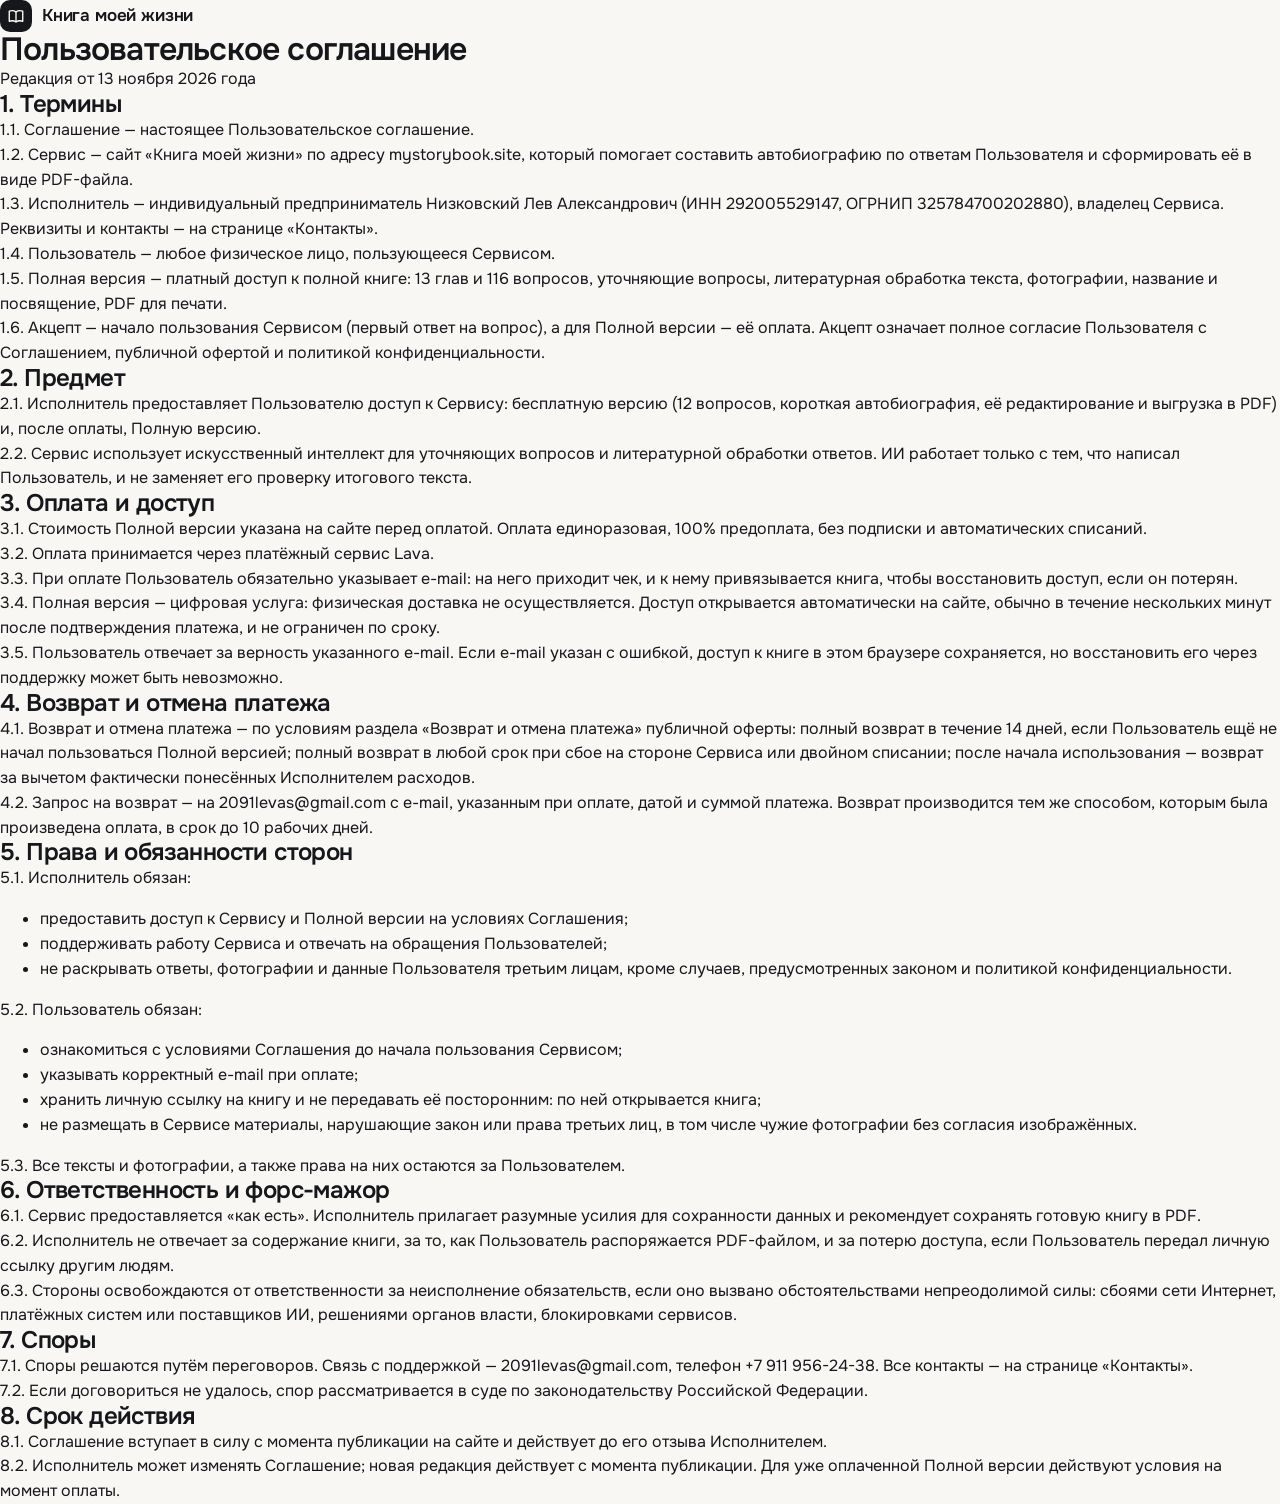
<file: web/agreement.html>
<!doctype html>
<html lang="ru">
<head>
  <meta charset="utf-8">
  <meta name="viewport" content="width=device-width, initial-scale=1">
  <title>Пользовательское соглашение — Книга моей жизни</title>
  <meta name="description" content="Правила пользования сервисом «Книга моей жизни»: бесплатная и полная версии, оплата, возврат, ответственность сторон.">
  <link rel="canonical" href="https://mystorybook.site/agreement.html">
  <meta name="theme-color" content="#f8f7f4">
  <link rel="icon" href="/favicon.svg" type="image/svg+xml">
  <link rel="preconnect" href="https://fonts.googleapis.com">
  <link rel="preconnect" href="https://fonts.gstatic.com" crossorigin>
  <link href="https://fonts.googleapis.com/css2?family=Onest:wght@400;500;600;700&display=swap" rel="stylesheet">
  <link rel="stylesheet" href="/css/styles.css?v=20261113152649">
</head>
<body>
  <header class="doc__bar"><a class="logo" href="/"><span class="logo__mark"><svg width="18" height="18" viewBox="0 0 24 24" fill="none" stroke="currentColor" stroke-width="1.8" stroke-linejoin="round"><path d="M3 5.5c3-1 6-1 9 1 3-2 6-2 9-1V19c-3-1-6-1-9 1-3-2-6-2-9-1z"/><path d="M12 6.5V20"/></svg></span><span>Книга моей жизни</span></a></header>
  <main class="doc">
    <h1>Пользовательское соглашение</h1>
    <p class="doc__meta">Редакция от 13 ноября 2026 года</p>

    <h2>1. Термины</h2>
    <p>1.1. Соглашение — настоящее Пользовательское соглашение.</p>
    <p>1.2. Сервис — сайт «Книга моей жизни» по адресу mystorybook.site, который помогает составить автобиографию по ответам Пользователя и сформировать её в виде PDF-файла.</p>
    <p>1.3. Исполнитель — индивидуальный предприниматель Низковский Лев Александрович (ИНН 292005529147, ОГРНИП 325784700202880), владелец Сервиса. Реквизиты и контакты — на странице <a href="/contacts.html">«Контакты»</a>.</p>
    <p>1.4. Пользователь — любое физическое лицо, пользующееся Сервисом.</p>
    <p>1.5. Полная версия — платный доступ к полной книге: 13 глав и 116 вопросов, уточняющие вопросы, литературная обработка текста, фотографии, название и посвящение, PDF для печати.</p>
    <p>1.6. Акцепт — начало пользования Сервисом (первый ответ на вопрос), а для Полной версии — её оплата. Акцепт означает полное согласие Пользователя с Соглашением, <a href="/terms.html">публичной офертой</a> и <a href="/privacy.html">политикой конфиденциальности</a>.</p>

    <h2>2. Предмет</h2>
    <p>2.1. Исполнитель предоставляет Пользователю доступ к Сервису: бесплатную версию (12 вопросов, короткая автобиография, её редактирование и выгрузка в PDF) и, после оплаты, Полную версию.</p>
    <p>2.2. Сервис использует искусственный интеллект для уточняющих вопросов и литературной обработки ответов. ИИ работает только с тем, что написал Пользователь, и не заменяет его проверку итогового текста.</p>

    <h2>3. Оплата и доступ</h2>
    <p>3.1. Стоимость Полной версии указана на сайте перед оплатой. Оплата единоразовая, 100% предоплата, без подписки и автоматических списаний.</p>
    <p>3.2. Оплата принимается через платёжный сервис Lava.</p>
    <p>3.3. При оплате Пользователь обязательно указывает e-mail: на него приходит чек, и к нему привязывается книга, чтобы восстановить доступ, если он потерян.</p>
    <p>3.4. Полная версия — цифровая услуга: физическая доставка не осуществляется. Доступ открывается автоматически на сайте, обычно в течение нескольких минут после подтверждения платежа, и не ограничен по сроку.</p>
    <p>3.5. Пользователь отвечает за верность указанного e-mail. Если e-mail указан с ошибкой, доступ к книге в этом браузере сохраняется, но восстановить его через поддержку может быть невозможно.</p>

    <h2>4. Возврат и отмена платежа</h2>
    <p>4.1. Возврат и отмена платежа — по условиям раздела «Возврат и отмена платежа» <a href="/terms.html#refund">публичной оферты</a>: полный возврат в течение 14 дней, если Пользователь ещё не начал пользоваться Полной версией; полный возврат в любой срок при сбое на стороне Сервиса или двойном списании; после начала использования — возврат за вычетом фактически понесённых Исполнителем расходов.</p>
    <p>4.2. Запрос на возврат — на <a href="mailto:2091levas@gmail.com">2091levas@gmail.com</a> с e-mail, указанным при оплате, датой и суммой платежа. Возврат производится тем же способом, которым была произведена оплата, в срок до 10 рабочих дней.</p>

    <h2>5. Права и обязанности сторон</h2>
    <p>5.1. Исполнитель обязан:</p>
    <ul>
      <li>предоставить доступ к Сервису и Полной версии на условиях Соглашения;</li>
      <li>поддерживать работу Сервиса и отвечать на обращения Пользователей;</li>
      <li>не раскрывать ответы, фотографии и данные Пользователя третьим лицам, кроме случаев, предусмотренных законом и <a href="/privacy.html">политикой конфиденциальности</a>.</li>
    </ul>
    <p>5.2. Пользователь обязан:</p>
    <ul>
      <li>ознакомиться с условиями Соглашения до начала пользования Сервисом;</li>
      <li>указывать корректный e-mail при оплате;</li>
      <li>хранить личную ссылку на книгу и не передавать её посторонним: по ней открывается книга;</li>
      <li>не размещать в Сервисе материалы, нарушающие закон или права третьих лиц, в том числе чужие фотографии без согласия изображённых.</li>
    </ul>
    <p>5.3. Все тексты и фотографии, а также права на них остаются за Пользователем.</p>

    <h2>6. Ответственность и форс-мажор</h2>
    <p>6.1. Сервис предоставляется «как есть». Исполнитель прилагает разумные усилия для сохранности данных и рекомендует сохранять готовую книгу в PDF.</p>
    <p>6.2. Исполнитель не отвечает за содержание книги, за то, как Пользователь распоряжается PDF-файлом, и за потерю доступа, если Пользователь передал личную ссылку другим людям.</p>
    <p>6.3. Стороны освобождаются от ответственности за неисполнение обязательств, если оно вызвано обстоятельствами непреодолимой силы: сбоями сети Интернет, платёжных систем или поставщиков ИИ, решениями органов власти, блокировками сервисов.</p>

    <h2>7. Споры</h2>
    <p>7.1. Споры решаются путём переговоров. Связь с поддержкой — <a href="mailto:2091levas@gmail.com">2091levas@gmail.com</a>, телефон <a href="tel:+79119562438">+7 911 956-24-38</a>. Все контакты — на странице <a href="/contacts.html">«Контакты»</a>.</p>
    <p>7.2. Если договориться не удалось, спор рассматривается в суде по законодательству Российской Федерации.</p>

    <h2>8. Срок действия</h2>
    <p>8.1. Соглашение вступает в силу с момента публикации на сайте и действует до его отзыва Исполнителем.</p>
    <p>8.2. Исполнитель может изменять Соглашение; новая редакция действует с момента публикации. Для уже оплаченной Полной версии действуют условия на момент оплаты.</p>
  </main>
</body>
</html>
</file>
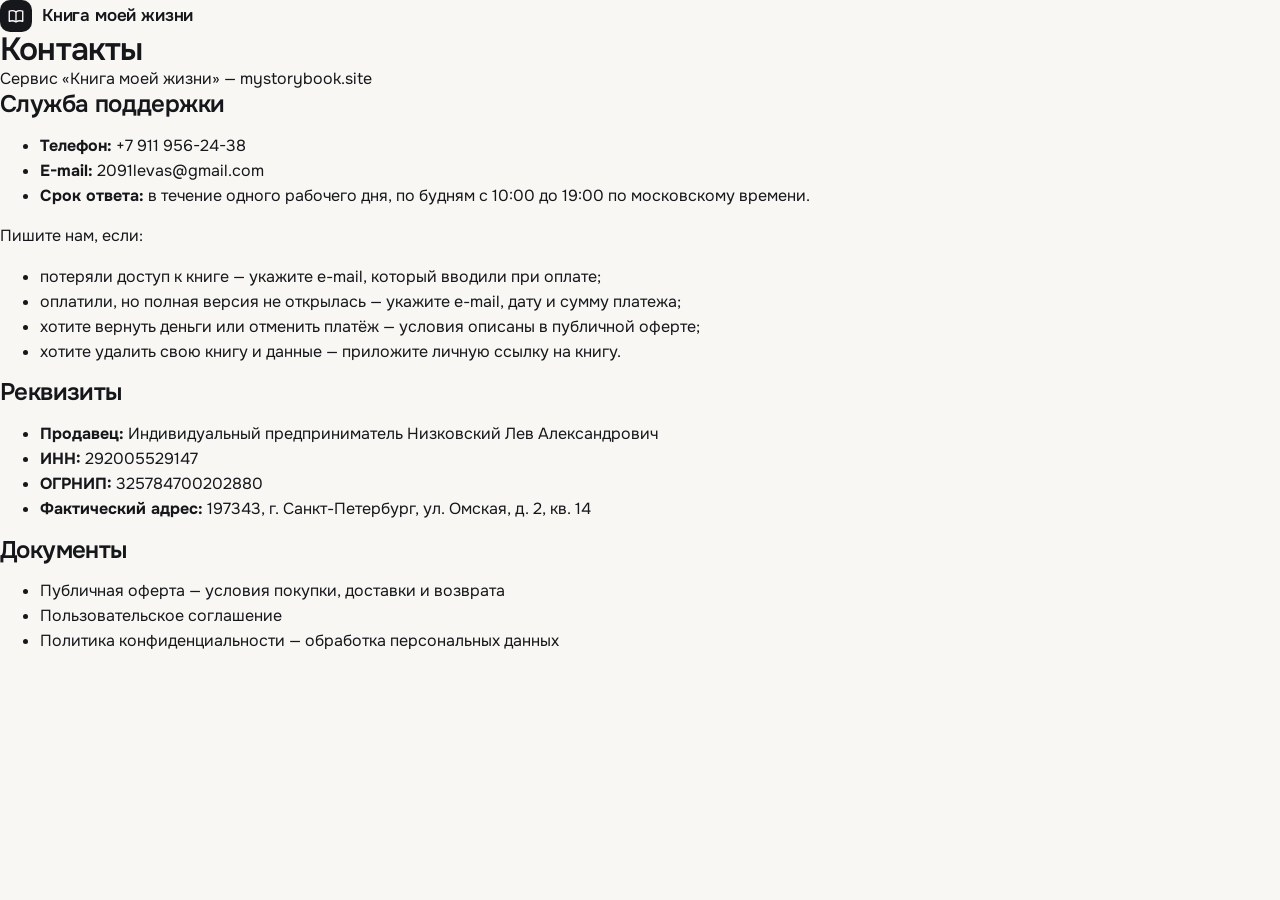
<file: web/contacts.html>
<!doctype html>
<html lang="ru">
<head>
  <meta charset="utf-8">
  <meta name="viewport" content="width=device-width, initial-scale=1">
  <title>Контакты — Книга моей жизни</title>
  <meta name="description" content="Контакты и служба поддержки сервиса «Книга моей жизни»: e-mail, адрес, сроки ответа.">
  <link rel="canonical" href="https://mystorybook.site/contacts.html">
  <meta name="theme-color" content="#f8f7f4">
  <link rel="icon" href="/favicon.svg" type="image/svg+xml">
  <link rel="preconnect" href="https://fonts.googleapis.com">
  <link rel="preconnect" href="https://fonts.gstatic.com" crossorigin>
  <link href="https://fonts.googleapis.com/css2?family=Onest:wght@400;500;600;700&display=swap" rel="stylesheet">
  <link rel="stylesheet" href="/css/styles.css?v=20261113152649">
</head>
<body>
  <header class="doc__bar"><a class="logo" href="/"><span class="logo__mark"><svg width="18" height="18" viewBox="0 0 24 24" fill="none" stroke="currentColor" stroke-width="1.8" stroke-linejoin="round"><path d="M3 5.5c3-1 6-1 9 1 3-2 6-2 9-1V19c-3-1-6-1-9 1-3-2-6-2-9-1z"/><path d="M12 6.5V20"/></svg></span><span>Книга моей жизни</span></a></header>
  <main class="doc">
    <h1>Контакты</h1>
    <p class="doc__meta">Сервис «Книга моей жизни» — mystorybook.site</p>

    <h2>Служба поддержки</h2>
    <ul>
      <li><strong>Телефон:</strong> <a href="tel:+79119562438">+7 911 956-24-38</a></li>
      <li><strong>E-mail:</strong> <a href="mailto:2091levas@gmail.com">2091levas@gmail.com</a></li>
      <li><strong>Срок ответа:</strong> в течение одного рабочего дня, по будням с 10:00 до 19:00 по московскому времени.</li>
    </ul>
    <p>Пишите нам, если:</p>
    <ul>
      <li>потеряли доступ к книге — укажите e-mail, который вводили при оплате;</li>
      <li>оплатили, но полная версия не открылась — укажите e-mail, дату и сумму платежа;</li>
      <li>хотите вернуть деньги или отменить платёж — условия описаны в <a href="/terms.html#refund">публичной оферте</a>;</li>
      <li>хотите удалить свою книгу и данные — приложите личную ссылку на книгу.</li>
    </ul>

    <h2>Реквизиты</h2>
    <ul>
      <li><strong>Продавец:</strong> Индивидуальный предприниматель Низковский Лев Александрович</li>
      <li><strong>ИНН:</strong> 292005529147</li>
      <li><strong>ОГРНИП:</strong> 325784700202880</li>
      <li><strong>Фактический адрес:</strong> 197343, г. Санкт-Петербург, ул. Омская, д. 2, кв. 14</li>
    </ul>

    <h2>Документы</h2>
    <ul>
      <li><a href="/terms.html">Публичная оферта</a> — условия покупки, доставки и возврата</li>
      <li><a href="/agreement.html">Пользовательское соглашение</a></li>
      <li><a href="/privacy.html">Политика конфиденциальности</a> — обработка персональных данных</li>
    </ul>
  </main>
</body>
</html>
</file>
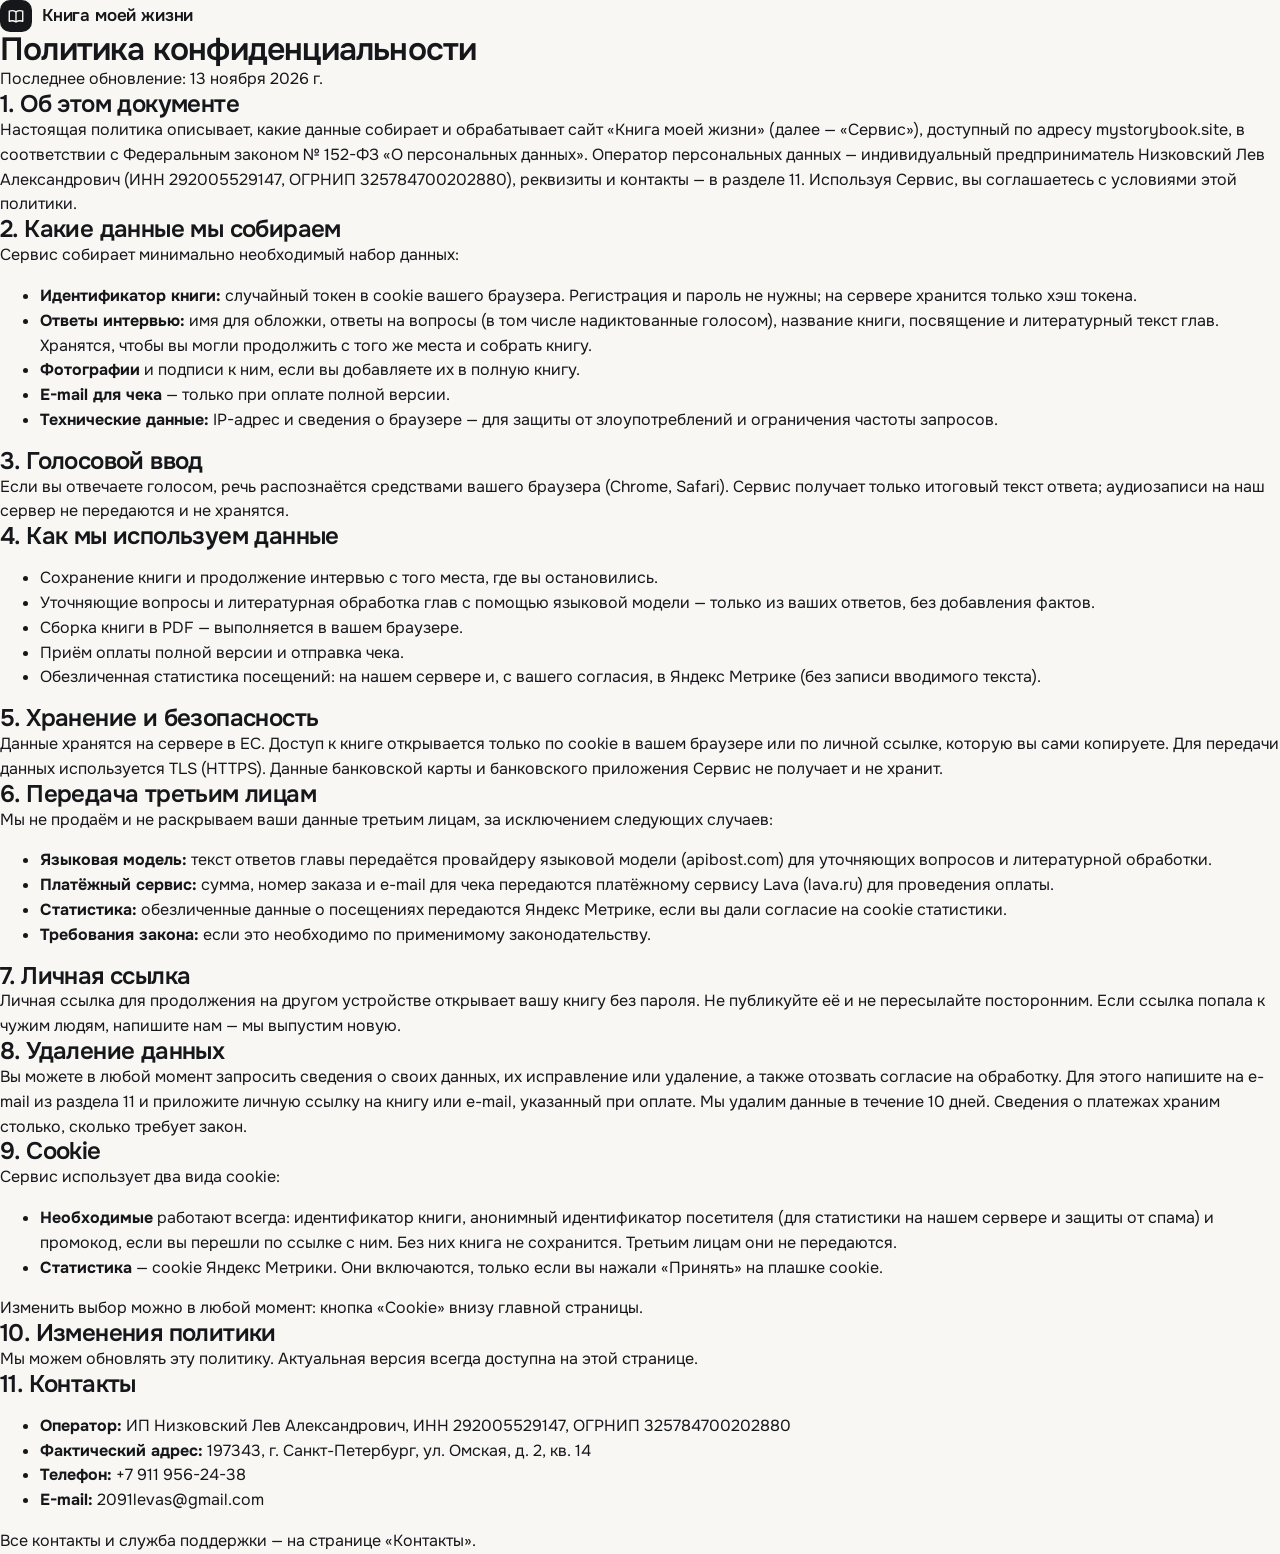
<file: web/privacy.html>
<!doctype html>
<html lang="ru">
<head>
  <meta charset="utf-8">
  <meta name="viewport" content="width=device-width, initial-scale=1">
  <title>Политика конфиденциальности — Книга моей жизни</title>
  <meta name="description" content="Какие данные собирает сервис «Книга моей жизни», как они хранятся и кому передаются.">
  <link rel="canonical" href="https://mystorybook.site/privacy.html">
  <meta name="theme-color" content="#f8f7f4">
  <link rel="icon" href="/favicon.svg" type="image/svg+xml">
  <link rel="preconnect" href="https://fonts.googleapis.com">
  <link rel="preconnect" href="https://fonts.gstatic.com" crossorigin>
  <link href="https://fonts.googleapis.com/css2?family=Onest:wght@400;500;600;700&display=swap" rel="stylesheet">
  <link rel="stylesheet" href="/css/styles.css?v=20261113152649">
</head>
<body>
  <header class="doc__bar"><a class="logo" href="/"><span class="logo__mark"><svg width="18" height="18" viewBox="0 0 24 24" fill="none" stroke="currentColor" stroke-width="1.8" stroke-linejoin="round"><path d="M3 5.5c3-1 6-1 9 1 3-2 6-2 9-1V19c-3-1-6-1-9 1-3-2-6-2-9-1z"/><path d="M12 6.5V20"/></svg></span><span>Книга моей жизни</span></a></header>
  <main class="doc">
    <h1>Политика конфиденциальности</h1>
    <p class="doc__meta">Последнее обновление: 13 ноября 2026 г.</p>

    <h2>1. Об этом документе</h2>
    <p>Настоящая политика описывает, какие данные собирает и обрабатывает сайт «Книга моей жизни» (далее — «Сервис»), доступный по адресу mystorybook.site, в соответствии с Федеральным законом № 152-ФЗ «О персональных данных». Оператор персональных данных — индивидуальный предприниматель Низковский Лев Александрович (ИНН 292005529147, ОГРНИП 325784700202880), реквизиты и контакты — в разделе 11. Используя Сервис, вы соглашаетесь с условиями этой политики.</p>

    <h2>2. Какие данные мы собираем</h2>
    <p>Сервис собирает минимально необходимый набор данных:</p>
    <ul>
      <li><strong>Идентификатор книги:</strong> случайный токен в cookie вашего браузера. Регистрация и пароль не нужны; на сервере хранится только хэш токена.</li>
      <li><strong>Ответы интервью:</strong> имя для обложки, ответы на вопросы (в том числе надиктованные голосом), название книги, посвящение и литературный текст глав. Хранятся, чтобы вы могли продолжить с того же места и собрать книгу.</li>
      <li><strong>Фотографии</strong> и подписи к ним, если вы добавляете их в полную книгу.</li>
      <li><strong>E-mail для чека</strong> — только при оплате полной версии.</li>
      <li><strong>Технические данные:</strong> IP-адрес и сведения о браузере — для защиты от злоупотреблений и ограничения частоты запросов.</li>
    </ul>

    <h2>3. Голосовой ввод</h2>
    <p>Если вы отвечаете голосом, речь распознаётся средствами вашего браузера (Chrome, Safari). Сервис получает только итоговый текст ответа; аудиозаписи на наш сервер не передаются и не хранятся.</p>

    <h2>4. Как мы используем данные</h2>
    <ul>
      <li>Сохранение книги и продолжение интервью с того места, где вы остановились.</li>
      <li>Уточняющие вопросы и литературная обработка глав с помощью языковой модели — только из ваших ответов, без добавления фактов.</li>
      <li>Сборка книги в PDF — выполняется в вашем браузере.</li>
      <li>Приём оплаты полной версии и отправка чека.</li>
      <li>Обезличенная статистика посещений: на нашем сервере и, с вашего согласия, в Яндекс Метрике (без записи вводимого текста).</li>
    </ul>

    <h2>5. Хранение и безопасность</h2>
    <p>Данные хранятся на сервере в ЕС. Доступ к книге открывается только по cookie в вашем браузере или по личной ссылке, которую вы сами копируете. Для передачи данных используется TLS (HTTPS). Данные банковской карты и банковского приложения Сервис не получает и не хранит.</p>

    <h2>6. Передача третьим лицам</h2>
    <p>Мы не продаём и не раскрываем ваши данные третьим лицам, за исключением следующих случаев:</p>
    <ul>
      <li><strong>Языковая модель:</strong> текст ответов главы передаётся провайдеру языковой модели (apibost.com) для уточняющих вопросов и литературной обработки.</li>
      <li><strong>Платёжный сервис:</strong> сумма, номер заказа и e-mail для чека передаются платёжному сервису Lava (lava.ru) для проведения оплаты.</li>
      <li><strong>Статистика:</strong> обезличенные данные о посещениях передаются Яндекс Метрике, если вы дали согласие на cookie статистики.</li>
      <li><strong>Требования закона:</strong> если это необходимо по применимому законодательству.</li>
    </ul>

    <h2>7. Личная ссылка</h2>
    <p>Личная ссылка для продолжения на другом устройстве открывает вашу книгу без пароля. Не публикуйте её и не пересылайте посторонним. Если ссылка попала к чужим людям, напишите нам — мы выпустим новую.</p>

    <h2>8. Удаление данных</h2>
    <p>Вы можете в любой момент запросить сведения о своих данных, их исправление или удаление, а также отозвать согласие на обработку. Для этого напишите на e-mail из раздела 11 и приложите личную ссылку на книгу или e-mail, указанный при оплате. Мы удалим данные в течение 10 дней. Сведения о платежах храним столько, сколько требует закон.</p>

    <h2 id="cookies">9. Cookie</h2>
    <p>Сервис использует два вида cookie:</p>
    <ul>
      <li><strong>Необходимые</strong> работают всегда: идентификатор книги, анонимный идентификатор посетителя (для статистики на нашем сервере и защиты от спама) и промокод, если вы перешли по ссылке с ним. Без них книга не сохранится. Третьим лицам они не передаются.</li>
      <li><strong>Статистика</strong> — cookie Яндекс Метрики. Они включаются, только если вы нажали «Принять» на плашке cookie.</li>
    </ul>
    <p>Изменить выбор можно в любой момент: кнопка «Cookie» внизу главной страницы.</p>

    <h2>10. Изменения политики</h2>
    <p>Мы можем обновлять эту политику. Актуальная версия всегда доступна на этой странице.</p>

    <h2>11. Контакты</h2>
    <ul>
      <li><strong>Оператор:</strong> ИП Низковский Лев Александрович, ИНН 292005529147, ОГРНИП 325784700202880</li>
      <li><strong>Фактический адрес:</strong> 197343, г. Санкт-Петербург, ул. Омская, д. 2, кв. 14</li>
      <li><strong>Телефон:</strong> <a href="tel:+79119562438">+7 911 956-24-38</a></li>
      <li><strong>E-mail:</strong> <a href="mailto:2091levas@gmail.com">2091levas@gmail.com</a></li>
    </ul>
    <p>Все контакты и служба поддержки — на странице <a href="/contacts.html">«Контакты»</a>.</p>
  </main>
</body>
</html>
</file>
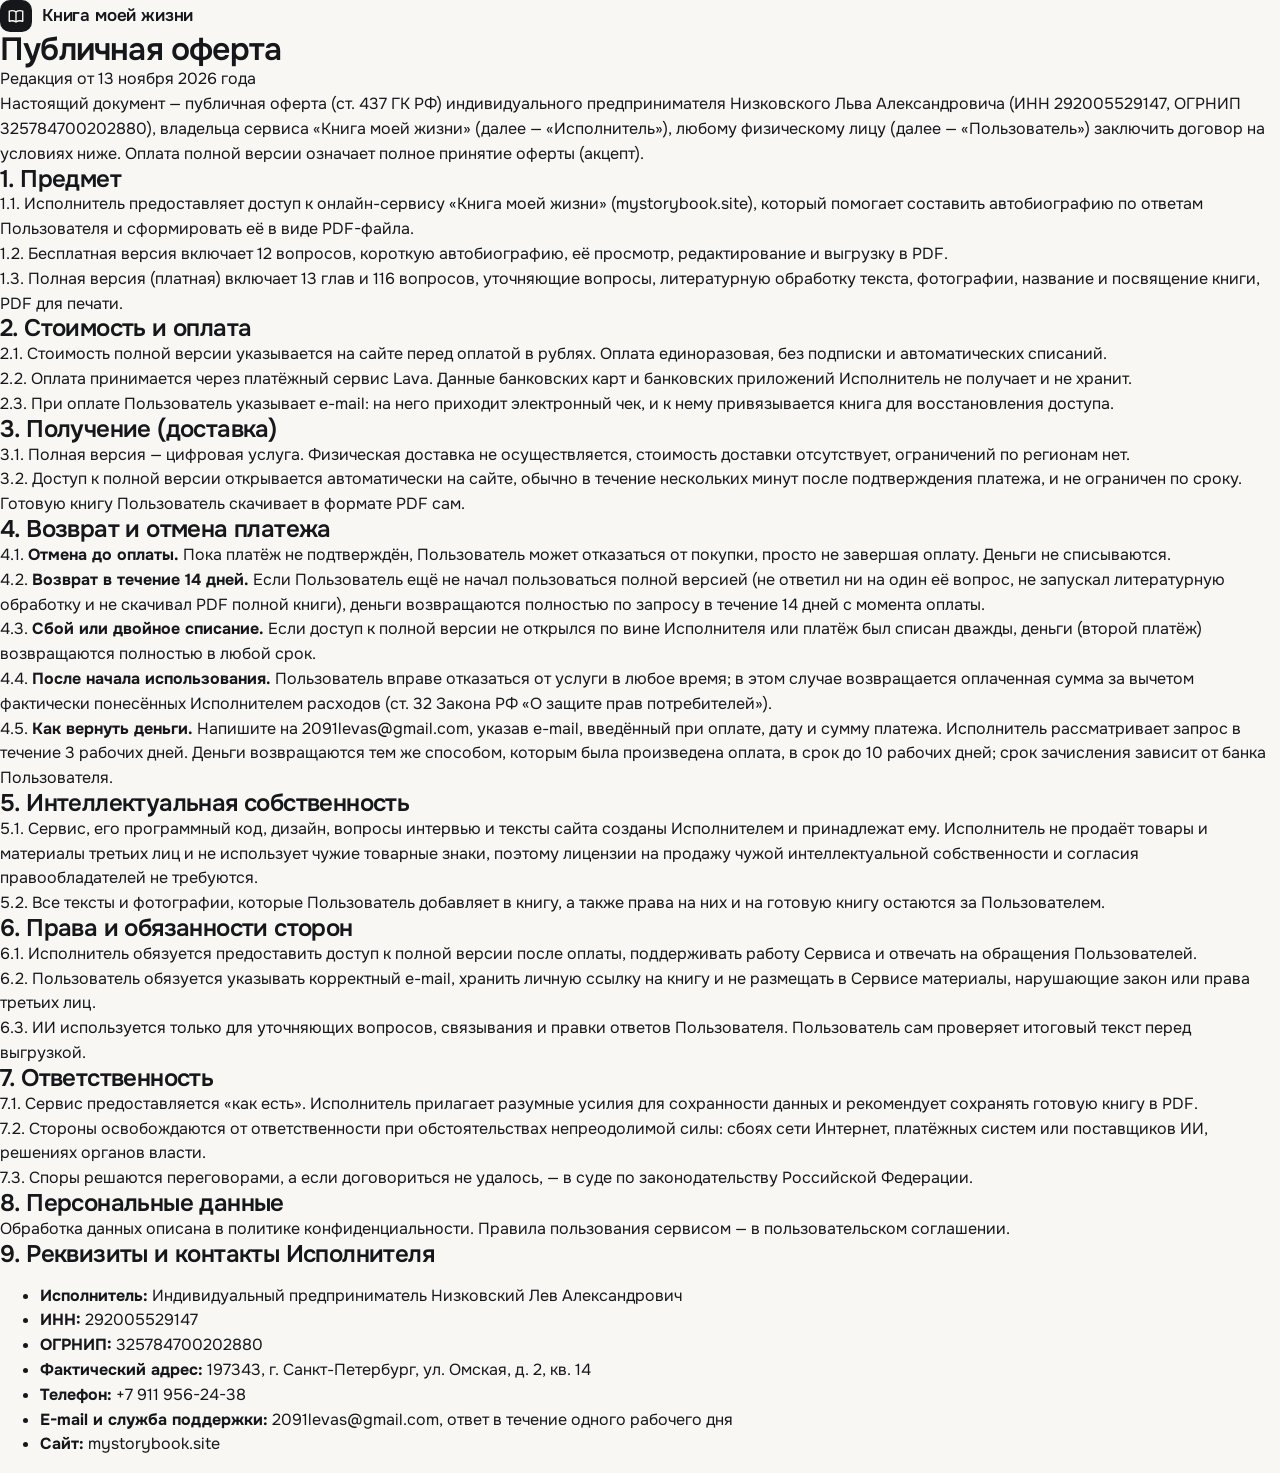
<file: web/terms.html>
<!doctype html>
<html lang="ru">
<head>
  <meta charset="utf-8">
  <meta name="viewport" content="width=device-width, initial-scale=1">
  <title>Публичная оферта — Книга моей жизни</title>
  <meta name="description" content="Условия покупки полной книги в сервисе «Книга моей жизни»: стоимость, оплата, получение, возврат и отмена платежа.">
  <link rel="canonical" href="https://mystorybook.site/terms.html">
  <meta name="theme-color" content="#f8f7f4">
  <link rel="icon" href="/favicon.svg" type="image/svg+xml">
  <link rel="preconnect" href="https://fonts.googleapis.com">
  <link rel="preconnect" href="https://fonts.gstatic.com" crossorigin>
  <link href="https://fonts.googleapis.com/css2?family=Onest:wght@400;500;600;700&display=swap" rel="stylesheet">
  <link rel="stylesheet" href="/css/styles.css?v=20261113152649">
</head>
<body>
  <header class="doc__bar"><a class="logo" href="/"><span class="logo__mark"><svg width="18" height="18" viewBox="0 0 24 24" fill="none" stroke="currentColor" stroke-width="1.8" stroke-linejoin="round"><path d="M3 5.5c3-1 6-1 9 1 3-2 6-2 9-1V19c-3-1-6-1-9 1-3-2-6-2-9-1z"/><path d="M12 6.5V20"/></svg></span><span>Книга моей жизни</span></a></header>
  <main class="doc">
    <h1>Публичная оферта</h1>
    <p class="doc__meta">Редакция от 13 ноября 2026 года</p>

    <p>Настоящий документ — публичная оферта (ст. 437 ГК РФ) индивидуального предпринимателя Низковского Льва Александровича (ИНН 292005529147, ОГРНИП 325784700202880), владельца сервиса «Книга моей жизни» (далее — «Исполнитель»), любому физическому лицу (далее — «Пользователь») заключить договор на условиях ниже. Оплата полной версии означает полное принятие оферты (акцепт).</p>

    <h2>1. Предмет</h2>
    <p>1.1. Исполнитель предоставляет доступ к онлайн-сервису «Книга моей жизни» (mystorybook.site), который помогает составить автобиографию по ответам Пользователя и сформировать её в виде PDF-файла.</p>
    <p>1.2. Бесплатная версия включает 12 вопросов, короткую автобиографию, её просмотр, редактирование и выгрузку в PDF.</p>
    <p>1.3. Полная версия (платная) включает 13 глав и 116 вопросов, уточняющие вопросы, литературную обработку текста, фотографии, название и посвящение книги, PDF для печати.</p>

    <h2>2. Стоимость и оплата</h2>
    <p>2.1. Стоимость полной версии указывается на сайте перед оплатой в рублях. Оплата единоразовая, без подписки и автоматических списаний.</p>
    <p>2.2. Оплата принимается через платёжный сервис Lava. Данные банковских карт и банковских приложений Исполнитель не получает и не хранит.</p>
    <p>2.3. При оплате Пользователь указывает e-mail: на него приходит электронный чек, и к нему привязывается книга для восстановления доступа.</p>

    <h2 id="delivery">3. Получение (доставка)</h2>
    <p>3.1. Полная версия — цифровая услуга. Физическая доставка не осуществляется, стоимость доставки отсутствует, ограничений по регионам нет.</p>
    <p>3.2. Доступ к полной версии открывается автоматически на сайте, обычно в течение нескольких минут после подтверждения платежа, и не ограничен по сроку. Готовую книгу Пользователь скачивает в формате PDF сам.</p>

    <h2 id="refund">4. Возврат и отмена платежа</h2>
    <p>4.1. <strong>Отмена до оплаты.</strong> Пока платёж не подтверждён, Пользователь может отказаться от покупки, просто не завершая оплату. Деньги не списываются.</p>
    <p>4.2. <strong>Возврат в течение 14 дней.</strong> Если Пользователь ещё не начал пользоваться полной версией (не ответил ни на один её вопрос, не запускал литературную обработку и не скачивал PDF полной книги), деньги возвращаются полностью по запросу в течение 14 дней с момента оплаты.</p>
    <p>4.3. <strong>Сбой или двойное списание.</strong> Если доступ к полной версии не открылся по вине Исполнителя или платёж был списан дважды, деньги (второй платёж) возвращаются полностью в любой срок.</p>
    <p>4.4. <strong>После начала использования.</strong> Пользователь вправе отказаться от услуги в любое время; в этом случае возвращается оплаченная сумма за вычетом фактически понесённых Исполнителем расходов (ст. 32 Закона РФ «О защите прав потребителей»).</p>
    <p>4.5. <strong>Как вернуть деньги.</strong> Напишите на <a href="mailto:2091levas@gmail.com">2091levas@gmail.com</a>, указав e-mail, введённый при оплате, дату и сумму платежа. Исполнитель рассматривает запрос в течение 3 рабочих дней. Деньги возвращаются тем же способом, которым была произведена оплата, в срок до 10 рабочих дней; срок зачисления зависит от банка Пользователя.</p>

    <h2 id="ip">5. Интеллектуальная собственность</h2>
    <p>5.1. Сервис, его программный код, дизайн, вопросы интервью и тексты сайта созданы Исполнителем и принадлежат ему. Исполнитель не продаёт товары и материалы третьих лиц и не использует чужие товарные знаки, поэтому лицензии на продажу чужой интеллектуальной собственности и согласия правообладателей не требуются.</p>
    <p>5.2. Все тексты и фотографии, которые Пользователь добавляет в книгу, а также права на них и на готовую книгу остаются за Пользователем.</p>

    <h2>6. Права и обязанности сторон</h2>
    <p>6.1. Исполнитель обязуется предоставить доступ к полной версии после оплаты, поддерживать работу Сервиса и отвечать на обращения Пользователей.</p>
    <p>6.2. Пользователь обязуется указывать корректный e-mail, хранить личную ссылку на книгу и не размещать в Сервисе материалы, нарушающие закон или права третьих лиц.</p>
    <p>6.3. ИИ используется только для уточняющих вопросов, связывания и правки ответов Пользователя. Пользователь сам проверяет итоговый текст перед выгрузкой.</p>

    <h2>7. Ответственность</h2>
    <p>7.1. Сервис предоставляется «как есть». Исполнитель прилагает разумные усилия для сохранности данных и рекомендует сохранять готовую книгу в PDF.</p>
    <p>7.2. Стороны освобождаются от ответственности при обстоятельствах непреодолимой силы: сбоях сети Интернет, платёжных систем или поставщиков ИИ, решениях органов власти.</p>
    <p>7.3. Споры решаются переговорами, а если договориться не удалось, — в суде по законодательству Российской Федерации.</p>

    <h2>8. Персональные данные</h2>
    <p>Обработка данных описана в <a href="/privacy.html">политике конфиденциальности</a>. Правила пользования сервисом — в <a href="/agreement.html">пользовательском соглашении</a>.</p>

    <h2 id="contacts">9. Реквизиты и контакты Исполнителя</h2>
    <ul>
      <li><strong>Исполнитель:</strong> Индивидуальный предприниматель Низковский Лев Александрович</li>
      <li><strong>ИНН:</strong> 292005529147</li>
      <li><strong>ОГРНИП:</strong> 325784700202880</li>
      <li><strong>Фактический адрес:</strong> 197343, г. Санкт-Петербург, ул. Омская, д. 2, кв. 14</li>
      <li><strong>Телефон:</strong> <a href="tel:+79119562438">+7 911 956-24-38</a></li>
      <li><strong>E-mail и служба поддержки:</strong> <a href="mailto:2091levas@gmail.com">2091levas@gmail.com</a>, ответ в течение одного рабочего дня</li>
      <li><strong>Сайт:</strong> mystorybook.site</li>
    </ul>
  </main>
</body>
</html>
</file>
<file: css/styles.css>
:root {
  --bg: #f8f7f4;
  --surface: #ffffff;
  --ink: #16171b;
  --ink-2: #4d4f57;
  --muted: #8a8c93;
  --line: #e8e6e1;
  --line-2: #d9d6cf;
  --accent: #f0623a;
  --accent-soft: #fff0ea;
  --paper: #fffdf9;
  --sans: 'Onest', system-ui, -apple-system, 'Segoe UI', sans-serif;
  --serif: 'Literata', Georgia, 'Times New Roman', serif;
  --hand: 'Caveat', 'Segoe Print', cursive;
  --r-sm: 12px;
  --r: 20px;
  --r-lg: 28px;
  --shadow: 0 1px 2px rgba(22, 23, 27, .04), 0 8px 24px rgba(22, 23, 27, .06);
  --shadow-lg: 0 2px 4px rgba(22, 23, 27, .04), 0 24px 60px rgba(22, 23, 27, .1);
}

* { box-sizing: border-box; }
html { scroll-behavior: smooth; }
body {
  margin: 0;
  background: var(--bg);
  color: var(--ink);
  font: 16px/1.55 var(--sans);
  -webkit-font-smoothing: antialiased;
  overflow-x: clip;
}
h1, h2, h3 { margin: 0; font-weight: 600; letter-spacing: -.025em; line-height: 1.08; }
p { margin: 0; }
a { color: inherit; text-decoration: none; }
img { max-width: 100%; display: block; }
button { font: inherit; cursor: pointer; color: inherit; }
:focus-visible { outline: 2px solid var(--accent); outline-offset: 2px; }
[hidden] { display: none !important; }

.eyebrow { font-size: 13px; font-weight: 500; color: var(--accent); margin-bottom: 12px; }
.link { background: none; border: 0; padding: 0; font-size: 14px; color: var(--muted); }
.link:hover { color: var(--ink); }

/* ---------- Кнопки ---------- */

.btn {
  display: inline-flex; align-items: center; justify-content: center; gap: 8px;
  height: 44px; padding: 0 20px; border-radius: 999px; border: 1px solid transparent;
  font-size: 15px; font-weight: 500; white-space: nowrap;
  transition: transform .15s ease, background .15s ease, box-shadow .15s ease, opacity .15s;
}
.btn:hover { transform: translateY(-1px); }
.btn:active { transform: translateY(0); }
.btn:disabled { opacity: .45; cursor: default; transform: none; }
.btn--sm { height: 38px; padding: 0 16px; font-size: 14px; }
.btn--lg { height: 54px; padding: 0 28px; font-size: 16px; }
.btn--block { width: 100%; white-space: normal; text-align: center; }
.btn--dark { background: var(--ink); color: #fff; }
.btn--dark:hover { box-shadow: 0 8px 20px rgba(22, 23, 27, .18); }
.btn--ghost { background: var(--surface); border-color: var(--line); color: var(--ink); }
.btn--ghost:hover { border-color: var(--line-2); }

.logo { display: inline-flex; align-items: center; gap: 10px; font-weight: 600; font-size: 17px; letter-spacing: -.01em; }
.logo__mark { width: 32px; height: 32px; border-radius: 10px; display: grid; place-items: center; background: var(--ink); color: #fff; }
.logo__mark svg { width: 18px; height: 18px; }

/* ---------- Цветные пятна ---------- */

.aura {
  --h: 24;
  position: absolute; pointer-events: none; border-radius: 50%;
  background: radial-gradient(closest-side, hsl(var(--h) 95% 72% / .55), hsl(var(--h) 95% 80% / .18) 60%, transparent);
}
.aura--hero-a { width: 620px; height: 620px; right: 4%; top: -80px; }
.aura--hero-b { width: 520px; height: 520px; right: 22%; top: 220px; }
.aura--hero-c { width: 420px; height: 420px; left: -120px; bottom: -160px; opacity: .7; }
.aura--icon { width: 180px; height: 180px; left: -50px; top: -60px; opacity: .8; }
.aura--card { width: 220px; height: 220px; right: -70px; bottom: -90px; opacity: .9; transition: transform .4s ease; }
.aura--product-a { width: 520px; height: 520px; left: -160px; top: -200px; }
.aura--product-b { width: 460px; height: 460px; right: -120px; bottom: -220px; }
.aura--stage { width: 760px; height: 760px; left: 50%; top: -260px; transform: translateX(-50%); opacity: .75; }

/* ---------- Лендинг ---------- */

.nav {
  position: sticky; top: 0; z-index: 20;
  display: flex; align-items: center; gap: 32px;
  padding: 14px clamp(16px, 4vw, 48px);
  background: rgba(248, 247, 244, .78); backdrop-filter: saturate(1.4) blur(14px); -webkit-backdrop-filter: saturate(1.4) blur(14px);
  border-bottom: 1px solid rgba(232, 230, 225, .7);
}
.nav__links { display: flex; gap: 28px; margin-left: auto; font-size: 15px; color: var(--ink-2); }
.nav__links a:hover { color: var(--ink); }
.nav__burger { display: none; width: 40px; height: 40px; border-radius: 12px; border: 1px solid var(--line); background: var(--surface); place-items: center; }
.nav__burger span, .nav__burger span::before, .nav__burger span::after { display: block; width: 16px; height: 1.6px; border-radius: 2px; background: var(--ink); position: relative; transition: transform .2s ease, background .2s; }
.nav__burger span::before, .nav__burger span::after { content: ''; position: absolute; left: 0; }
.nav__burger span::before { top: -5px; } .nav__burger span::after { top: 5px; }
.nav--open .nav__burger span { background: transparent; }
.nav--open .nav__burger span::before { transform: translateY(5px) rotate(45deg); }
.nav--open .nav__burger span::after { transform: translateY(-5px) rotate(-45deg); }

.hero {
  position: relative; overflow: hidden;
  display: grid; grid-template-columns: minmax(0, 1.1fr) minmax(0, 1fr); gap: 48px; align-items: center;
  max-width: 1240px; margin: 0 auto; padding: clamp(48px, 8vw, 96px) clamp(16px, 4vw, 48px) clamp(56px, 8vw, 104px);
}
.hero__copy, .hero__demo { position: relative; z-index: 1; }
.pill {
  display: inline-flex; align-items: center; gap: 8px; padding: 7px 14px; border-radius: 999px;
  background: var(--surface); border: 1px solid var(--line); font-size: 14px; color: var(--ink-2); margin-bottom: 24px;
}
.pill svg { color: var(--accent); }
.hero h1 { font-size: clamp(44px, 7vw, 84px); letter-spacing: -.045em; line-height: .98; }
.hero h1 em { display: block; font: italic 400 1em/1.05 var(--serif); letter-spacing: -.03em; color: var(--accent); }
.hero__sub { margin-top: 20px; font-size: clamp(22px, 2.4vw, 28px); font-weight: 500; letter-spacing: -.02em; }
.hero__text { margin: 14px 0 34px; max-width: 520px; font-size: 18px; color: var(--ink-2); }
.hero__actions { display: flex; flex-wrap: wrap; gap: 12px; }
.hero__fine { margin-top: 18px; font-size: 14px; color: var(--muted); }

.bar { height: 6px; border-radius: 99px; background: var(--line); overflow: hidden; }
.bar span { display: block; height: 100%; border-radius: inherit; background: linear-gradient(90deg, var(--accent), #f5a35c); transition: width .4s ease; }

.resume {
  display: block; max-width: 460px; padding: 20px 22px; border-radius: var(--r);
  background: var(--surface); border: 1px solid var(--line); box-shadow: var(--shadow);
  transition: transform .15s ease, box-shadow .15s ease;
}
.resume:hover { transform: translateY(-2px); box-shadow: var(--shadow-lg); }
.resume__top, .resume__bottom { display: flex; justify-content: space-between; align-items: center; gap: 12px; }
.resume__top { margin-bottom: 12px; font-size: 15px; color: var(--ink-2); }
.resume__top strong { font-size: 15px; }
.resume__bottom { margin-top: 14px; font-size: 14px; color: var(--muted); }
.resume__go { display: inline-flex; align-items: center; gap: 6px; font-weight: 500; color: var(--ink); }

.hero__demo { min-height: 460px; }
.demo-card { position: absolute; background: var(--surface); border: 1px solid var(--line); border-radius: var(--r); box-shadow: var(--shadow-lg); }
.demo-card--q { left: 0; right: 8%; top: 20px; padding: 24px; animation: float 7s ease-in-out infinite; }
.demo-card__meta { font-size: 13px; color: var(--muted); }
.demo-card__title { margin: 8px 0 16px; font-size: 22px; font-weight: 600; letter-spacing: -.02em; line-height: 1.2; }
.demo-card__answer { padding: 14px 16px; border-radius: var(--r-sm); background: var(--bg); font-size: 15px; color: var(--ink-2); min-height: 76px; }
.caret { display: inline-block; width: 2px; height: 1.1em; margin-left: 2px; vertical-align: -3px; background: var(--accent); animation: blink 1s steps(1) infinite; }
.demo-card__row { display: flex; align-items: center; gap: 14px; margin-top: 16px; }
.demo-mic { width: 44px; height: 44px; border-radius: 50%; display: grid; place-items: center; background: var(--accent); color: #fff; box-shadow: 0 0 0 6px var(--accent-soft); }
.wave { display: flex; align-items: center; gap: 4px; height: 28px; }
.wave i { width: 4px; border-radius: 4px; background: var(--accent); opacity: .7; animation: wave 1.1s ease-in-out infinite; }
.wave i:nth-child(1) { height: 30%; animation-delay: -.1s; } .wave i:nth-child(2) { height: 70%; animation-delay: -.3s; }
.wave i:nth-child(3) { height: 45%; animation-delay: -.5s; } .wave i:nth-child(4) { height: 90%; animation-delay: -.2s; }
.wave i:nth-child(5) { height: 55%; animation-delay: -.6s; } .wave i:nth-child(6) { height: 35%; animation-delay: -.4s; }
.wave i:nth-child(7) { height: 65%; animation-delay: -.7s; }
.demo-card--follow {
  z-index: 2; left: 6%; top: 300px; display: flex; align-items: center; gap: 12px; padding: 14px 18px 14px 14px; max-width: 340px;
  font-size: 15px; animation: float 7s ease-in-out -2s infinite;
}
.demo-card__avatar { flex: none; width: 34px; height: 34px; border-radius: 50%; display: grid; place-items: center; background: #ece6ff; color: #6b4de6; }
.demo-book {
  position: absolute; right: 0; top: 230px; width: 190px; aspect-ratio: 3 / 4; border-radius: 6px 14px 14px 6px;
  display: flex; flex-direction: column; align-items: center; justify-content: center; gap: 8px; text-align: center; padding: 18px;
  background: linear-gradient(90deg, #e8d7c5 0 4%, #f6ebde 7%, #f3e5d5 100%);
  box-shadow: inset 4px 0 8px rgba(0, 0, 0, .06), var(--shadow-lg); transform: rotate(4deg);
  animation: float 7s ease-in-out -4s infinite;
}
.demo-book span { font-size: 9px; letter-spacing: .25em; text-transform: uppercase; color: var(--accent); }
.demo-book strong { font: 500 22px/1.1 var(--serif); letter-spacing: -.01em; }
.demo-book em { font: italic 13px var(--serif); color: var(--ink-2); }
@keyframes float { 50% { translate: 0 -8px; } }
@keyframes blink { 50% { opacity: 0; } }
@keyframes wave { 50% { transform: scaleY(.45); } }

.stats {
  display: grid; grid-template-columns: repeat(4, 1fr);
  width: min(1144px, calc(100% - 2 * clamp(16px, 4vw, 48px))); margin: 0 auto; border-radius: var(--r-lg); background: var(--surface); border: 1px solid var(--line);
}
.stats div { padding: 26px 28px; display: flex; flex-direction: column; gap: 2px; }
.stats div + div { border-left: 1px solid var(--line); }
.stats strong { font-size: 32px; font-weight: 600; letter-spacing: -.03em; }
.stats span { color: var(--muted); font-size: 15px; }

.section { scroll-margin-top: 64px; max-width: 1240px; margin: 0 auto; padding: clamp(64px, 9vw, 112px) clamp(16px, 4vw, 48px) 0; }
.section > h2 { font-size: clamp(32px, 4.4vw, 52px); max-width: 720px; margin-bottom: 40px; }

.features { display: grid; grid-template-columns: repeat(4, 1fr); gap: 16px; }
.feature { position: relative; overflow: hidden; padding: 28px 24px; border-radius: var(--r); background: var(--surface); border: 1px solid var(--line); }
.feature__icon { position: relative; width: 48px; height: 48px; border-radius: 14px; display: grid; place-items: center; background: var(--surface); box-shadow: var(--shadow); margin-bottom: 28px; }
.feature h3 { position: relative; font-size: 19px; margin-bottom: 8px; }
.feature p { position: relative; color: var(--ink-2); font-size: 15px; }

.chapter-grid { display: grid; grid-template-columns: repeat(5, 1fr); gap: 12px; }
.chapter-card {
  position: relative; overflow: hidden; display: flex; flex-direction: column; gap: 6px; min-height: 176px;
  padding: 20px; border-radius: var(--r); background: var(--surface); border: 1px solid var(--line);
  transition: transform .2s ease, box-shadow .2s ease;
}
.chapter-card:hover { transform: translateY(-3px); box-shadow: var(--shadow-lg); }
.chapter-card:hover .aura--card { transform: scale(1.25); }
.chapter-card__num { font-size: 13px; color: var(--muted); font-variant-numeric: tabular-nums; }
.chapter-card strong { position: relative; font-size: 19px; font-weight: 600; letter-spacing: -.02em; }
.chapter-card__q { position: relative; margin-top: auto; font-size: 13px; line-height: 1.4; color: var(--ink-2); }

.product {
  position: relative; overflow: hidden; display: grid; grid-template-columns: 1fr 420px; gap: 48px; align-items: center;
  padding: clamp(28px, 5vw, 64px); border-radius: var(--r-lg); background: var(--surface); border: 1px solid var(--line);
}
.product__copy, .product__card { position: relative; }
.product h2 { font-size: clamp(32px, 4.4vw, 52px); }
.product__copy > p:last-child { margin-top: 18px; font-size: 18px; color: var(--ink-2); max-width: 460px; }
.product__card { padding: 28px; border-radius: var(--r); background: rgba(255, 255, 255, .8); border: 1px solid var(--line); box-shadow: var(--shadow-lg); backdrop-filter: blur(8px); }
.checks { list-style: none; margin: 0 0 24px; padding: 0; display: flex; flex-direction: column; gap: 12px; font-size: 15px; }
.checks li { display: flex; align-items: center; gap: 12px; }
.checks svg { flex: none; width: 22px; height: 22px; padding: 5px; border-radius: 50%; background: var(--accent-soft); color: var(--accent); }
.product__price { display: flex; align-items: baseline; gap: 10px; padding: 18px 0; margin-bottom: 18px; border-top: 1px solid var(--line); }
.product__price strong { font-size: 32px; letter-spacing: -.03em; }
.product__price span { color: var(--muted); font-size: 15px; }

.footer {
  max-width: 1240px; margin: 0 auto; padding: 64px clamp(16px, 4vw, 48px) 40px;
  display: flex; justify-content: space-between; align-items: center; gap: 16px; flex-wrap: wrap; font-size: 14px; color: var(--muted);
}

/* ---------- Интервью ---------- */

.studio { min-height: 100vh; display: flex; flex-direction: column; }
.studio__bar {
  position: sticky; top: 0; z-index: 20; display: flex; align-items: center; gap: 24px;
  padding: 12px clamp(16px, 3vw, 32px); background: rgba(248, 247, 244, .85);
  backdrop-filter: blur(14px); -webkit-backdrop-filter: blur(14px); border-bottom: 1px solid var(--line);
}
.studio__progress { flex: 1; max-width: 360px; margin-left: auto; display: flex; flex-direction: column; gap: 6px; font-size: 13px; color: var(--muted); }
.saved { display: inline-flex; align-items: center; gap: 6px; font-size: 13px; color: #2f9e6a; opacity: 0; transition: opacity .3s; }
.saved.is-on { opacity: 1; }

.studio__body { flex: 1; display: grid; grid-template-columns: 260px minmax(0, 1fr); }
.side {
  position: sticky; top: 63px; align-self: start; max-height: calc(100vh - 63px); overflow-y: auto;
  display: flex; flex-direction: column; gap: 16px; padding: 24px 16px;
}
.chapters { display: flex; flex-direction: column; gap: 2px; }
.side__upsell {
  display: flex; flex-direction: column; gap: 2px; padding: 14px 16px; border-radius: var(--r);
  background: var(--ink); color: #fff; font-size: 13px; transition: transform .15s ease;
}
.side__upsell:hover { transform: translateY(-1px); }
.side__upsell strong { font-size: 15px; font-weight: 600; }
.side__upsell span { color: rgba(255, 255, 255, .65); }
.side__upsell--plain { background: var(--surface); color: var(--ink); border: 1px solid var(--line); }
.side__upsell--plain span { color: var(--muted); }
.chapters__item { display: flex; align-items: center; gap: 12px; padding: 9px 10px; border-radius: var(--r-sm); font-size: 15px; color: var(--ink-2); }
.chapters__item:hover { background: rgba(22, 23, 27, .04); color: var(--ink); }
.chapters__item.is-active { background: var(--surface); color: var(--ink); box-shadow: var(--shadow); }
.chapters__dot {
  flex: none; width: 26px; height: 26px; border-radius: 8px; display: grid; place-items: center; font-size: 12px; font-weight: 600;
  background: hsl(var(--h) 90% 93%); color: hsl(var(--h) 55% 38%);
}
.chapters__item.is-done .chapters__dot { background: hsl(var(--h) 75% 55%); color: #fff; }
.chapters__name { flex: 1; min-width: 0; line-height: 1.25; }
.chapters__count { font-size: 12px; color: var(--muted); font-variant-numeric: tabular-nums; }

.stage { position: relative; overflow: hidden; padding: clamp(20px, 4vw, 48px) clamp(16px, 4vw, 48px) 40px; }
.card {
  position: relative; max-width: 760px; margin: 0 auto; padding: clamp(24px, 4vw, 44px);
  border-radius: var(--r-lg); background: rgba(255, 255, 255, .92); border: 1px solid var(--line); box-shadow: var(--shadow-lg);
}
.card__top { display: flex; justify-content: space-between; align-items: baseline; gap: 12px; }
.card__top .eyebrow { margin: 0; }
.card__n { font-size: 13px; color: var(--muted); font-variant-numeric: tabular-nums; }
.dots { display: flex; gap: 6px; margin: 16px 0 28px; }
.dots a { flex: 1; max-width: 56px; height: 4px; border-radius: 4px; background: var(--line); }
.dots a.is-done { background: #f6c1ad; }
.dots a.is-on { background: var(--accent); }

.q-title { font-size: clamp(28px, 3.6vw, 40px); letter-spacing: -.03em; line-height: 1.1; }
.q-lead { margin: 12px 0 28px; font-size: 17px; color: var(--ink-2); }

.options { display: flex; flex-wrap: wrap; gap: 8px; margin-bottom: 16px; }
.option {
  display: inline-flex; align-items: center; gap: 10px; padding: 10px 16px 10px 10px; border-radius: 999px;
  background: var(--surface); border: 1px solid var(--line); font-size: 15px; text-align: left;
  transition: background .15s, border-color .15s;
}
.option:hover { border-color: var(--line-2); }
.option__mark { width: 22px; height: 22px; border-radius: 50%; border: 1.5px solid var(--line-2); display: grid; place-items: center; color: transparent; flex: none; }
.option.is-on { background: var(--accent-soft); border-color: #f6b9a3; }
.option.is-on .option__mark { background: var(--accent); border-color: var(--accent); color: #fff; }

.answer { border-radius: var(--r); background: var(--surface); border: 1px solid var(--line); transition: border-color .15s, box-shadow .15s; }
.answer:focus-within { border-color: #f3a689; box-shadow: 0 0 0 4px var(--accent-soft); }
.answer textarea {
  display: block; width: 100%; min-height: 96px; resize: vertical; border: 0; background: transparent; outline: none;
  padding: 18px 20px 8px; font: 17px/1.6 var(--sans); color: var(--ink);
}
.answer textarea::placeholder { color: #b0b2b8; }
.answer__tools { display: flex; align-items: center; justify-content: space-between; gap: 10px; padding: 10px 12px 12px; }
.mic {
  display: inline-flex; align-items: center; gap: 8px; height: 40px; padding: 0 16px 0 6px; border-radius: 999px; border: 0;
  background: var(--accent-soft); color: var(--accent); font-size: 14px; font-weight: 500; white-space: nowrap;
}
.mic svg { width: 28px; height: 28px; padding: 6px; border-radius: 50%; background: var(--accent); color: #fff; }
.mic.is-rec { background: var(--accent); color: #fff; }
.mic.is-rec svg { background: #fff; color: var(--accent); animation: pulse 1.4s ease-in-out infinite; }
@keyframes pulse { 50% { box-shadow: 0 0 0 6px rgba(255, 255, 255, .35); } }
.photo-add { display: inline-flex; align-items: center; gap: 8px; height: 40px; padding: 0 14px; border-radius: 999px; font-size: 14px; color: var(--ink-2); cursor: pointer; }
.photo-add:hover { background: var(--bg); color: var(--ink); }
.hint { font-size: 13px; color: var(--muted); }

.follow { display: flex; gap: 12px; align-items: flex-start; margin-top: 14px; padding: 14px 16px; border-radius: var(--r); background: #f3efff; animation: rise .3s ease; }
.follow__body { flex: 1; min-width: 0; display: flex; flex-direction: column; gap: 6px; }
.follow__q {
  display: flex; justify-content: space-between; align-items: center; gap: 12px; width: 100%; text-align: left;
  padding: 10px 12px; border-radius: 12px; border: 0; background: #fff; font-size: 15px; transition: box-shadow .15s;
}
.follow__q:hover { box-shadow: 0 0 0 1px #d9cffc; }
.follow__q span { flex: none; color: #6b4de6; display: grid; }
.follow[hidden] { display: none; }
.follow__avatar { flex: none; width: 32px; height: 32px; border-radius: 50%; display: grid; place-items: center; background: #fff; color: #6b4de6; }
.follow__label { font-size: 12px; font-weight: 500; color: #6b4de6; margin-bottom: 2px; }
.follow__text { font-size: 15px; }
@keyframes rise { from { opacity: 0; transform: translateY(6px); } }

.photo-preview { margin: 18px 0 0; display: flex; align-items: center; gap: 16px; }
.photo-preview img { width: 96px; height: 72px; object-fit: cover; border-radius: 10px; box-shadow: var(--shadow); }
.photo-preview figcaption { flex: 1; display: flex; gap: 12px; align-items: center; min-width: 0; }
.photo-preview input { flex: 1; min-width: 0; border: 0; border-bottom: 1px solid var(--line); background: transparent; font: 24px var(--hand); padding: 4px 0; outline: none; }
.photo-preview input:focus { border-color: var(--accent); }

.form { display: flex; flex-direction: column; gap: 18px; }
.form label { display: flex; flex-direction: column; gap: 8px; font-size: 14px; color: var(--ink-2); }
.form input {
  height: 52px; padding: 0 18px; border-radius: var(--r-sm); border: 1px solid var(--line); background: var(--surface);
  font: 17px var(--sans); color: var(--ink); outline: none; transition: border-color .15s, box-shadow .15s;
}
.form input:focus { border-color: #f3a689; box-shadow: 0 0 0 4px var(--accent-soft); }
.form__row { display: grid; grid-template-columns: 160px 1fr; gap: 14px; }
.seg { border: 0; padding: 0; margin: 0; display: flex; gap: 8px; }
.seg legend { font-size: 14px; color: var(--ink-2); margin-bottom: 8px; padding: 0; }
.seg button { height: 44px; padding: 0 24px; border-radius: 999px; border: 1px solid var(--line); background: var(--surface); font-size: 15px; }
.seg button.is-on { background: var(--ink); border-color: var(--ink); color: #fff; }

.card__nav { display: flex; justify-content: space-between; align-items: center; gap: 12px; margin-top: 32px; padding-top: 24px; border-top: 1px solid var(--line); }
.card__nav-right { display: flex; align-items: center; gap: 20px; }
.stage__hint { position: relative; max-width: 760px; margin: 18px auto 0; text-align: center; font-size: 13px; color: var(--muted); }
kbd { font: 12px var(--sans); padding: 1px 6px; border-radius: 6px; border: 1px solid var(--line-2); background: var(--surface); }

/* ---------- Книга ---------- */

.reader { min-height: 100vh; }
.reader__bar {
  position: sticky; top: 0; z-index: 20; display: flex; justify-content: space-between; align-items: center; gap: 12px;
  padding: 12px clamp(16px, 3vw, 32px); background: rgba(248, 247, 244, .85);
  backdrop-filter: blur(14px); -webkit-backdrop-filter: blur(14px); border-bottom: 1px solid var(--line);
}
.reader__label { font-size: 14px; color: var(--muted); }
.reader__actions { display: flex; gap: 8px; }
.reader__body { display: grid; grid-template-columns: 220px minmax(0, 760px); gap: clamp(20px, 4vw, 56px); justify-content: center; padding: 36px clamp(16px, 3vw, 32px) 80px; }
.reader__toc { position: sticky; top: 90px; align-self: start; display: flex; flex-direction: column; gap: 2px; }
.reader__toc a { display: flex; align-items: center; gap: 12px; padding: 7px 8px; border-radius: 10px; font-size: 15px; color: var(--ink-2); }
.reader__toc a:hover { background: var(--surface); color: var(--ink); }
.reader__thumb { flex: none; width: 30px; height: 30px; border-radius: 8px; overflow: hidden; background: radial-gradient(circle at 30% 30%, hsl(var(--h) 95% 80%), hsl(var(--h) 80% 90%)); }
.reader__thumb img { width: 100%; height: 100%; object-fit: cover; }

.paper { background: var(--paper); border: 1px solid var(--line); box-shadow: var(--shadow-lg); border-radius: 6px; overflow: hidden; }

/* Страницы книги — общие для экрана и PDF. */
.bk-cover { padding: 20px; }
.bk-cover__frame {
  min-height: 600px; display: flex; flex-direction: column; align-items: center; justify-content: center; text-align: center;
  padding: 48px 32px; border-radius: 4px; color: var(--ink); background: #f4e9dc;
}
.bk-cover__kicker { font: 600 11px var(--sans); letter-spacing: .3em; text-transform: uppercase; color: var(--accent); }
.bk-cover h1 { font: 500 52px/1.05 var(--serif); letter-spacing: -.02em; margin: 22px 0 22px; max-width: 440px; }
.bk-cover__rule { width: 48px; height: 2px; background: var(--accent); }
.bk-cover__years { margin-top: 18px; font: italic 20px var(--serif); color: var(--ink-2); min-height: 1em; }
.bk-cover__brand { margin-top: 110px; font: 500 14px var(--sans); letter-spacing: .04em; color: var(--muted); }

.bk-toc, .bk-chapter, .bk-empty { padding: 56px clamp(24px, 8%, 76px); border-top: 1px solid var(--line); }
.bk-toc h2 { font: 500 34px var(--serif); margin-bottom: 24px; }
.bk-toc ol { list-style: none; margin: 0; padding: 0; }
.bk-toc li { display: flex; align-items: baseline; gap: 18px; padding: 11px 0; border-bottom: 1px solid var(--line); font: 20px var(--serif); }
.bk-toc li span { width: 76px; font: 500 12px var(--sans); color: var(--muted); }

.bk-chapter { font: 18px/1.75 var(--serif); color: #24242a; }
.bk-chapter__num { font: 600 12px var(--sans); letter-spacing: .14em; text-transform: uppercase; color: var(--accent); }
.bk-chapter h2 { font: 500 44px/1.1 var(--serif); letter-spacing: -.02em; margin: 10px 0 30px; }
.bk-chapter p { margin: 0 0 14px; text-align: justify; hyphens: auto; }
.bk-sub { clear: both; font: italic 500 18px/1.4 var(--serif); letter-spacing: 0; color: var(--ink-2); margin: 30px 0 10px; }
.bk-drop::first-letter { float: left; font-size: 62px; line-height: .85; padding: 6px 8px 0 0; color: var(--accent); }
.bk-photo { margin: 6px 0 28px; }
.bk-photo img { width: 100%; max-height: 400px; object-fit: cover; border-radius: 4px; }
.bk-photo figcaption { font: 24px/1.2 var(--hand); color: var(--ink-2); padding: 10px 2px 0; }
.bk-empty { text-align: center; display: flex; flex-direction: column; align-items: center; gap: 22px; font: 20px var(--serif); color: var(--ink-2); }

/* Источник для PDF: ширина = A5 минус поля, вне экрана. */
.pdf-stage { position: fixed; left: -10000px; top: 0; }
.pdf-root { width: 446px; background: var(--paper); }
.pdf-root .bk-cover { padding: 0; }
/* html2canvas плохо рисует буквицу и выключку по ширине — упрощаем. */
.pdf-root .bk-cover__frame { min-height: 650px; }
.pdf-root .bk-drop::first-letter { float: none; font-size: inherit; padding: 0; color: inherit; }
.pdf-root .bk-chapter p { text-align: left; hyphens: manual; }
.pdf-root .bk-toc, .pdf-root .bk-chapter { padding: 0; border: 0; }
.pdf-root .bk-chapter { font-size: 15px; }
.pdf-root .bk-chapter h2 { font-size: 36px; }

/* ---------- Прочее ---------- */

.toast {
  position: fixed; z-index: 50; left: 50%; bottom: 24px; transform: translateX(-50%);
  max-width: calc(100% - 32px); padding: 12px 18px; border-radius: var(--r-sm);
  background: var(--ink); color: #fff; font-size: 14px; box-shadow: var(--shadow-lg); animation: rise .25s ease;
}

@media (max-width: 1080px) {
  .features { grid-template-columns: repeat(2, 1fr); }
  .chapter-grid { grid-template-columns: repeat(2, minmax(0, 1fr)); }
  .product { grid-template-columns: minmax(0, 1fr); gap: 32px; }
}
@media (max-width: 900px) {
  /* В Safari на iPhone липкие панели наезжают на адресную строку — на мобильных они обычные. */
  .nav, .studio__bar, .reader__bar { position: relative; backdrop-filter: none; -webkit-backdrop-filter: none; background: var(--bg); }
  .nav { gap: 10px; padding: 10px 16px; }
  .nav .btn { margin-left: auto; }
  .nav__burger { display: grid; }
  .nav__links {
    position: absolute; top: 100%; left: 0; right: 0; margin: 0; flex-direction: column; gap: 0;
    padding: 8px 16px 16px; background: var(--bg); border-bottom: 1px solid var(--line);
    box-shadow: 0 16px 30px rgba(22, 23, 27, .08); font-size: 17px;
    opacity: 0; visibility: hidden; transform: translateY(-6px); transition: opacity .2s, transform .2s, visibility .2s;
  }
  .nav__links a { padding: 14px 4px; border-bottom: 1px solid var(--line); }
  .nav__links a:last-child { border-bottom: 0; }
  .nav--open .nav__links { opacity: 1; visibility: visible; transform: none; }
  .hero { grid-template-columns: 1fr; }
  .hero__demo { min-height: 430px; }
  .stats { grid-template-columns: repeat(2, 1fr); }
  .stats div:nth-child(3) { border-left: 0; }
  .stats div:nth-child(n+3) { border-top: 1px solid var(--line); }
  .studio__body { grid-template-columns: minmax(0, 1fr); }
  .side { position: static; max-height: none; padding: 12px 16px 0; gap: 10px; overflow: visible; }
  .chapters { flex-direction: row; overflow-x: auto; gap: 6px; scrollbar-width: none; margin: 0 -16px; padding: 0 16px; }
  .side__upsell { flex-direction: row; justify-content: space-between; align-items: baseline; padding: 10px 14px; }
  .chapters__item { flex: none; padding: 6px 12px 6px 6px; white-space: nowrap; }
  .chapters__count { display: none; }
  .studio__progress { max-width: none; }
  .reader__body { grid-template-columns: minmax(0, 1fr); }
  .reader__toc { display: none; }
}
@media (max-width: 600px) {
  .hide-sm { display: none; }
  .nav .logo { font-size: 16px; }
  .nav .btn { height: 40px; padding: 0 14px; }
  .hero { padding-top: 28px; gap: 28px; }
  .pill { margin-bottom: 18px; }
  .hero__text { font-size: 17px; margin-bottom: 26px; }
  .hero__actions .btn { flex: 1; }
  .stats div { padding: 18px 20px; }
  .stats strong { font-size: 26px; }
  .section > h2 { margin-bottom: 28px; }
  .chapter-grid { gap: 10px; }
  .chapter-card { min-height: 150px; padding: 16px; }
  .chapter-card strong { font-size: 17px; line-height: 1.2; }
  .chapter-card__q { display: -webkit-box; -webkit-line-clamp: 3; -webkit-box-orient: vertical; overflow: hidden; }
  .product { padding: 24px 18px; }
  .product__card { padding: 0; background: none; border: 0; box-shadow: none; backdrop-filter: none; }
  .product__price { flex-direction: column; gap: 2px; }
  .product h2 { font-size: 30px; }
  .product__copy > p:last-child { font-size: 16px; }
  .btn--lg { height: auto; min-height: 54px; padding: 14px 20px; }
  .footer { padding-top: 48px; flex-direction: column; align-items: flex-start; }
  .features { grid-template-columns: 1fr; }
  .hero__demo { min-height: 400px; }
  .demo-card--q { right: 0; }
  .demo-card--follow { left: 0; top: 290px; }
  .demo-book { width: 140px; top: 250px; }
  .studio__bar { gap: 12px; }
  .studio__bar .logo span:last-child, .studio__bar .saved { display: none; }
  .studio__bar .btn { padding: 0 12px; }
  .stage { padding: 12px 10px 32px; }
  .card { border-radius: var(--r); }
  .form__row { grid-template-columns: 1fr; }
  .card__nav-right { gap: 14px; }
  .stage__hint { display: none; }
  .photo-add span { display: none; }
  .bk-cover h1 { font-size: 40px; }
  .bk-chapter h2 { font-size: 34px; }
}

@media print {
  @page { size: A5; margin: 16mm 14mm; }
  body { background: #fff; }
  .reader__bar, .reader__toc, .toast { display: none !important; }
  .reader, .reader__body { display: block; padding: 0; }
  .paper { box-shadow: none; border: 0; }
  .bk-toc, .bk-chapter { break-before: page; border: 0; padding: 0; }
  .bk-cover { padding: 0; }
  .bk-cover__frame { min-height: 175mm; -webkit-print-color-adjust: exact; print-color-adjust: exact; }
  .bk-photo { break-inside: avoid; }
}

@media (prefers-reduced-motion: reduce) {
  *, *::before, *::after { animation: none !important; transition: none !important; }
}

.show-sm { display: none; }
@media (max-width: 600px) {
  .show-sm { display: inline; }
}

/* ---------- Лендинг: путь, принципы, тарифы ---------- */

.hero__book-link { display: inline-flex; align-items: center; gap: 8px; margin-top: 14px; font-size: 15px; font-weight: 500; }
.hero__book-link:hover { color: var(--accent); }

.path { list-style: none; margin: 0; padding: 0; display: grid; grid-template-columns: repeat(4, 1fr); gap: 16px; counter-reset: none; }
.path li { padding: 24px; border-radius: var(--r); background: var(--surface); border: 1px solid var(--line); }
.path li > span {
  display: grid; place-items: center; width: 36px; height: 36px; margin-bottom: 22px; border-radius: 12px;
  background: var(--accent-soft); color: var(--accent); font-weight: 600;
}
.path h3 { font-size: 19px; margin-bottom: 8px; }
.path p { color: var(--ink-2); font-size: 15px; }
.principles { display: grid; grid-template-columns: repeat(4, 1fr); gap: 16px; margin-top: 16px; }
.principles div { display: flex; align-items: flex-start; gap: 10px; padding: 4px 4px; font-size: 15px; color: var(--ink-2); }
.principles svg { flex: none; width: 22px; height: 22px; padding: 5px; border-radius: 50%; background: #e6f6ee; color: #2f9e6a; }

.plans { display: grid; grid-template-columns: 1fr 1.15fr; gap: 16px; align-items: stretch; }
.plan { position: relative; overflow: hidden; display: flex; flex-direction: column; padding: 32px; border-radius: var(--r-lg); background: var(--surface); border: 1px solid var(--line); }
.plan > * { position: relative; }
.plan--main { border-color: #f6c1ad; box-shadow: var(--shadow-lg); }
.aura--plan { position: absolute; width: 520px; height: 520px; right: -200px; top: -260px; }
.plan__name { display: flex; align-items: center; gap: 10px; flex-wrap: wrap; font-size: 20px; font-weight: 600; letter-spacing: -.02em; }
.tag { padding: 4px 10px; border-radius: 99px; background: var(--accent-soft); color: var(--accent); font-size: 12px; font-weight: 500; letter-spacing: 0; }
.plan__price { display: flex; align-items: baseline; gap: 10px; margin: 14px 0 22px; }
.plan__price strong { font-size: 40px; font-weight: 600; letter-spacing: -.03em; }
.plan__price span { color: var(--muted); font-size: 15px; }
.plan .checks { flex: 1; }
.pricing__gift { margin-top: 20px; text-align: center; color: var(--muted); font-size: 15px; }

/* ---------- Предложение полной версии ---------- */

.offer { position: relative; overflow: hidden; min-height: 100vh; padding-bottom: 48px; }
.aura--offer-a { width: 700px; height: 700px; right: -200px; top: -240px; }
.aura--offer-b { width: 560px; height: 560px; left: -200px; bottom: -200px; }
.offer__bar { position: relative; display: flex; justify-content: space-between; align-items: center; padding: 14px clamp(16px, 4vw, 48px); }
.offer__card {
  position: relative; max-width: 880px; margin: clamp(16px, 5vw, 56px) auto 0; padding: clamp(24px, 5vw, 56px);
  border-radius: var(--r-lg); background: rgba(255, 255, 255, .9); border: 1px solid var(--line); box-shadow: var(--shadow-lg);
}
.offer__card h1 { font-size: clamp(32px, 5vw, 52px); letter-spacing: -.035em; margin-bottom: 20px; }
.offer__text { font-size: 18px; color: var(--ink-2); max-width: 640px; margin-bottom: 12px; }
.offer__grid { display: grid; grid-template-columns: 1fr 320px; gap: 32px; align-items: start; margin-top: 32px; padding-top: 32px; border-top: 1px solid var(--line); }
.offer__buy { padding: 24px; border-radius: var(--r); background: var(--bg); }
.offer__buy .plan__price { margin-top: 0; margin-bottom: 6px; }
.offer__note { font-size: 14px; color: var(--muted); margin-bottom: 18px; }
.offer__test { display: flex; flex-direction: column; gap: 14px; font-size: 14px; color: var(--ink-2); animation: rise .3s ease; }
.offer__test[hidden] { display: none; }
.offer__test strong { color: var(--ink); }

/* ---------- Книга: уведомление, предложение, редактор ---------- */

.reader__main { min-width: 0; display: flex; flex-direction: column; gap: 20px; }
.notice {
  display: flex; justify-content: space-between; align-items: center; gap: 16px; flex-wrap: wrap;
  padding: 14px 18px; border-radius: var(--r); background: var(--surface); border: 1px solid var(--line); font-size: 15px; color: var(--ink-2);
}
.notice a { display: inline-flex; align-items: center; gap: 6px; font-weight: 500; color: var(--ink); white-space: nowrap; }

.upsell { position: relative; overflow: hidden; padding: clamp(24px, 5vw, 44px); border-radius: var(--r-lg); background: var(--surface); border: 1px solid var(--line); }
.upsell > *:not(.aura) { position: relative; }
.aura--upsell { width: 520px; height: 520px; right: -180px; top: -220px; }
.upsell h2 { font-size: clamp(26px, 3.4vw, 36px); margin-bottom: 14px; }
.upsell > p:not(.eyebrow) { max-width: 560px; color: var(--ink-2); font-size: 17px; }
.upsell__row { display: flex; align-items: center; gap: 18px; flex-wrap: wrap; margin-top: 24px; font-size: 14px; color: var(--muted); }

.editor { display: flex; flex-direction: column; gap: 16px; }
.editor__card { padding: clamp(20px, 4vw, 32px); border-radius: var(--r); background: var(--surface); border: 1px solid var(--line); scroll-margin-top: 80px; }
.editor__card > h2 { font-size: 24px; margin-bottom: 18px; }
.form textarea {
  padding: 14px 18px; border-radius: var(--r-sm); border: 1px solid var(--line); background: var(--surface);
  font: 16px/1.55 var(--sans); color: var(--ink); resize: vertical; outline: none;
}
.form textarea:focus { border-color: #f3a689; box-shadow: 0 0 0 4px var(--accent-soft); }
.form .is-locked { color: var(--muted); }
.form textarea:disabled { background: var(--bg); cursor: not-allowed; }
.lock { display: inline-flex; align-items: center; gap: 4px; margin-left: 8px; font-size: 12px; color: var(--accent); }
.story { padding: 16px 0; border-top: 1px solid var(--line); }
.story:first-of-type { border-top: 0; padding-top: 0; }
.story__head { display: flex; justify-content: space-between; align-items: flex-start; gap: 16px; margin-bottom: 10px; }
.story__head p { font-weight: 500; }
.story textarea {
  width: 100%; min-height: 80px; padding: 12px 14px; border-radius: var(--r-sm); border: 1px solid var(--line);
  font: 17px/1.6 var(--serif); color: var(--ink); resize: none; outline: none; overflow: hidden; background: var(--paper);
}
.story textarea:focus { border-color: #f3a689; box-shadow: 0 0 0 4px var(--accent-soft); }
.story.is-off textarea, .story.is-off .story__head p { opacity: .45; }
.switch { flex: none; display: inline-flex; align-items: center; gap: 8px; font-size: 13px; color: var(--ink-2); cursor: pointer; user-select: none; }
.switch input { position: absolute; opacity: 0; pointer-events: none; }
.switch span { position: relative; width: 36px; height: 22px; border-radius: 99px; background: var(--line-2); transition: background .2s; }
.switch span::after { content: ''; position: absolute; top: 3px; left: 3px; width: 16px; height: 16px; border-radius: 50%; background: #fff; box-shadow: 0 1px 2px rgba(0, 0, 0, .2); transition: transform .2s; }
.switch input:checked + span { background: #2f9e6a; }
.switch input:checked + span::after { transform: translateX(14px); }
.switch input:focus-visible + span { outline: 2px solid var(--accent); outline-offset: 2px; }
.editor__hint { text-align: center; font-size: 14px; color: var(--muted); }

.bk-dedication { display: flex; align-items: center; justify-content: center; min-height: 320px; padding: 56px clamp(24px, 8%, 76px); border-top: 1px solid var(--line); text-align: center; font: italic 20px/1.6 var(--serif); color: var(--ink-2); }
.pdf-root .bk-dedication { min-height: 600px; padding: 0; border: 0; }

@media (max-width: 1080px) {
  .path, .principles { grid-template-columns: repeat(2, 1fr); }
  .plans { grid-template-columns: minmax(0, 1fr); }
}
@media (max-width: 760px) {
  .offer__grid { grid-template-columns: minmax(0, 1fr); }
}
@media (max-width: 600px) {
  .path, .principles { grid-template-columns: minmax(0, 1fr); }
  .path li { display: grid; grid-template-columns: 36px 1fr; column-gap: 14px; padding: 18px; }
  .path li > span { margin: 0; grid-row: span 2; }
  .plan { padding: 22px 18px; }
  .offer__card { margin: 8px 10px 0; padding: 22px 18px; }
  .offer__buy { padding: 18px; }
  .offer__text { font-size: 16px; }
  .story__head { flex-direction: column; gap: 8px; }
  .upsell__row .btn { width: 100%; }
}
@media print {
  .notice, .upsell { display: none !important; }
  .bk-dedication { break-before: page; border: 0; }
}
</file>
